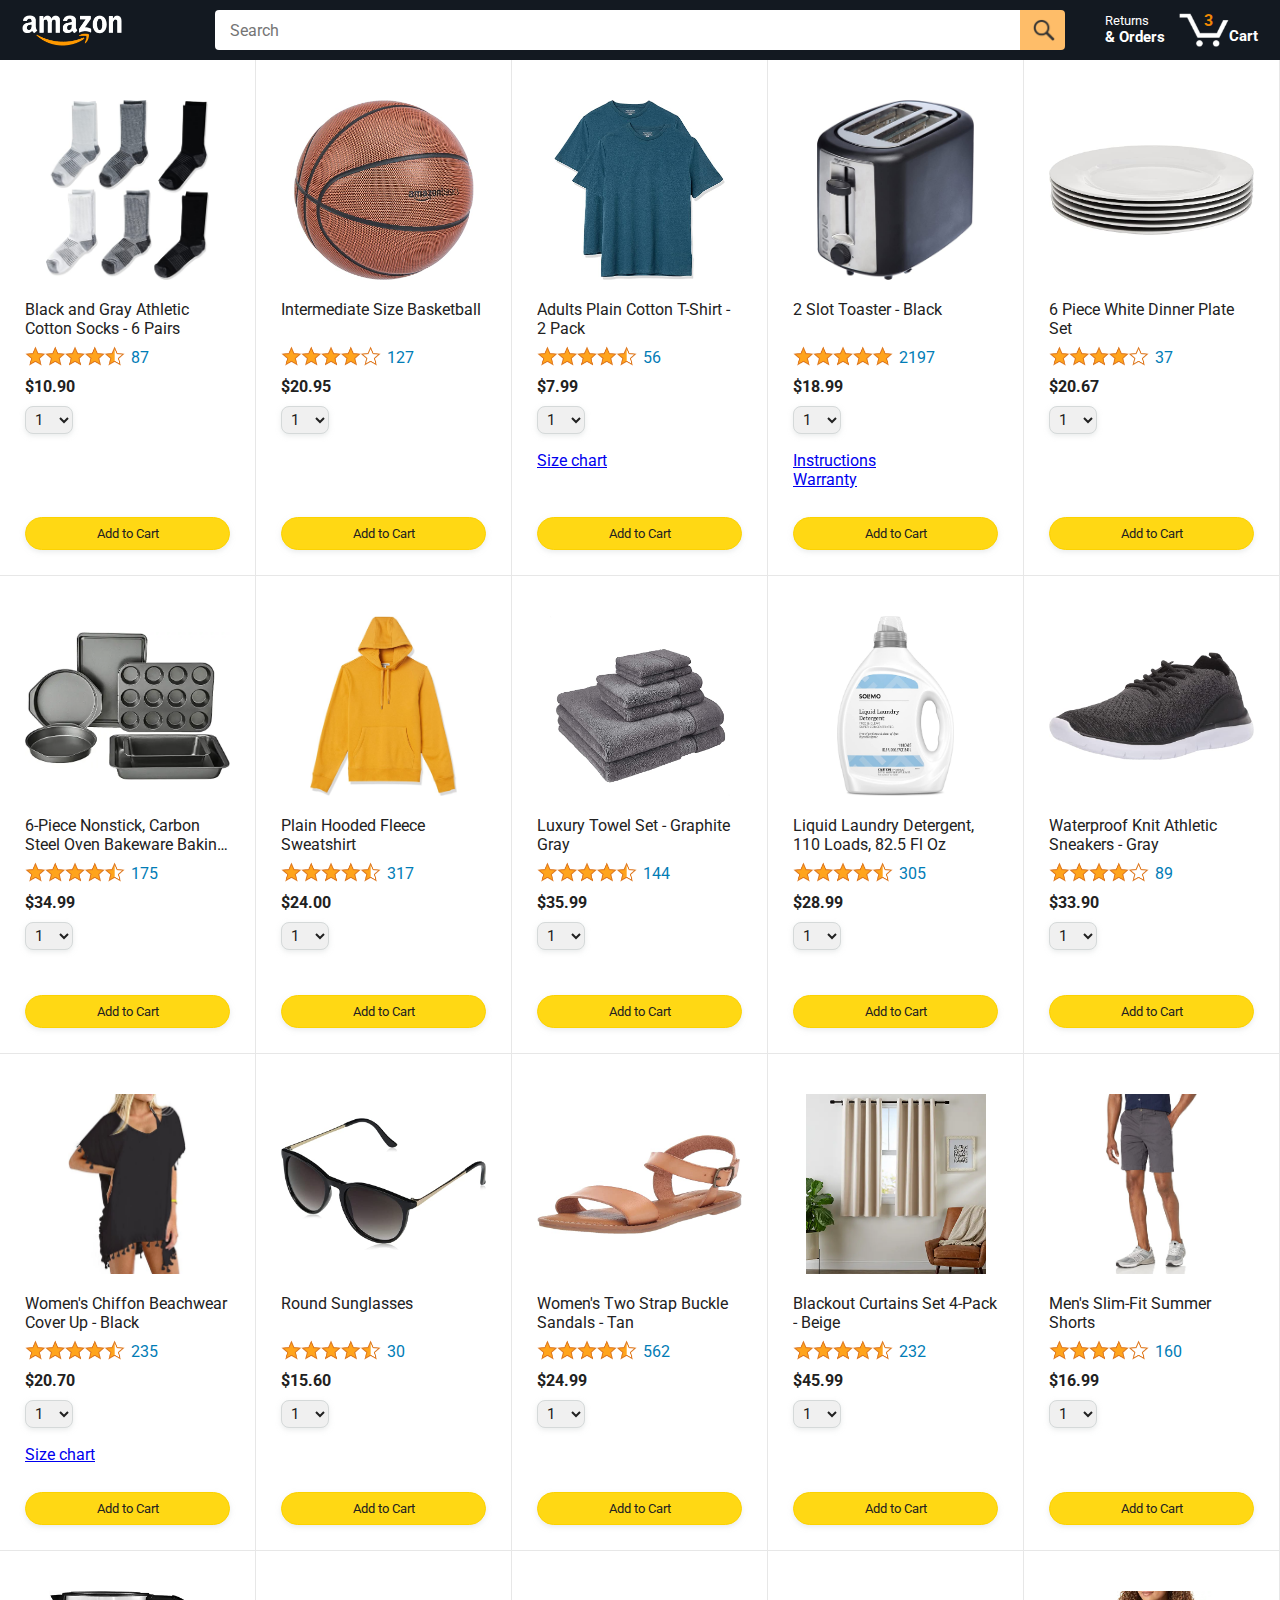
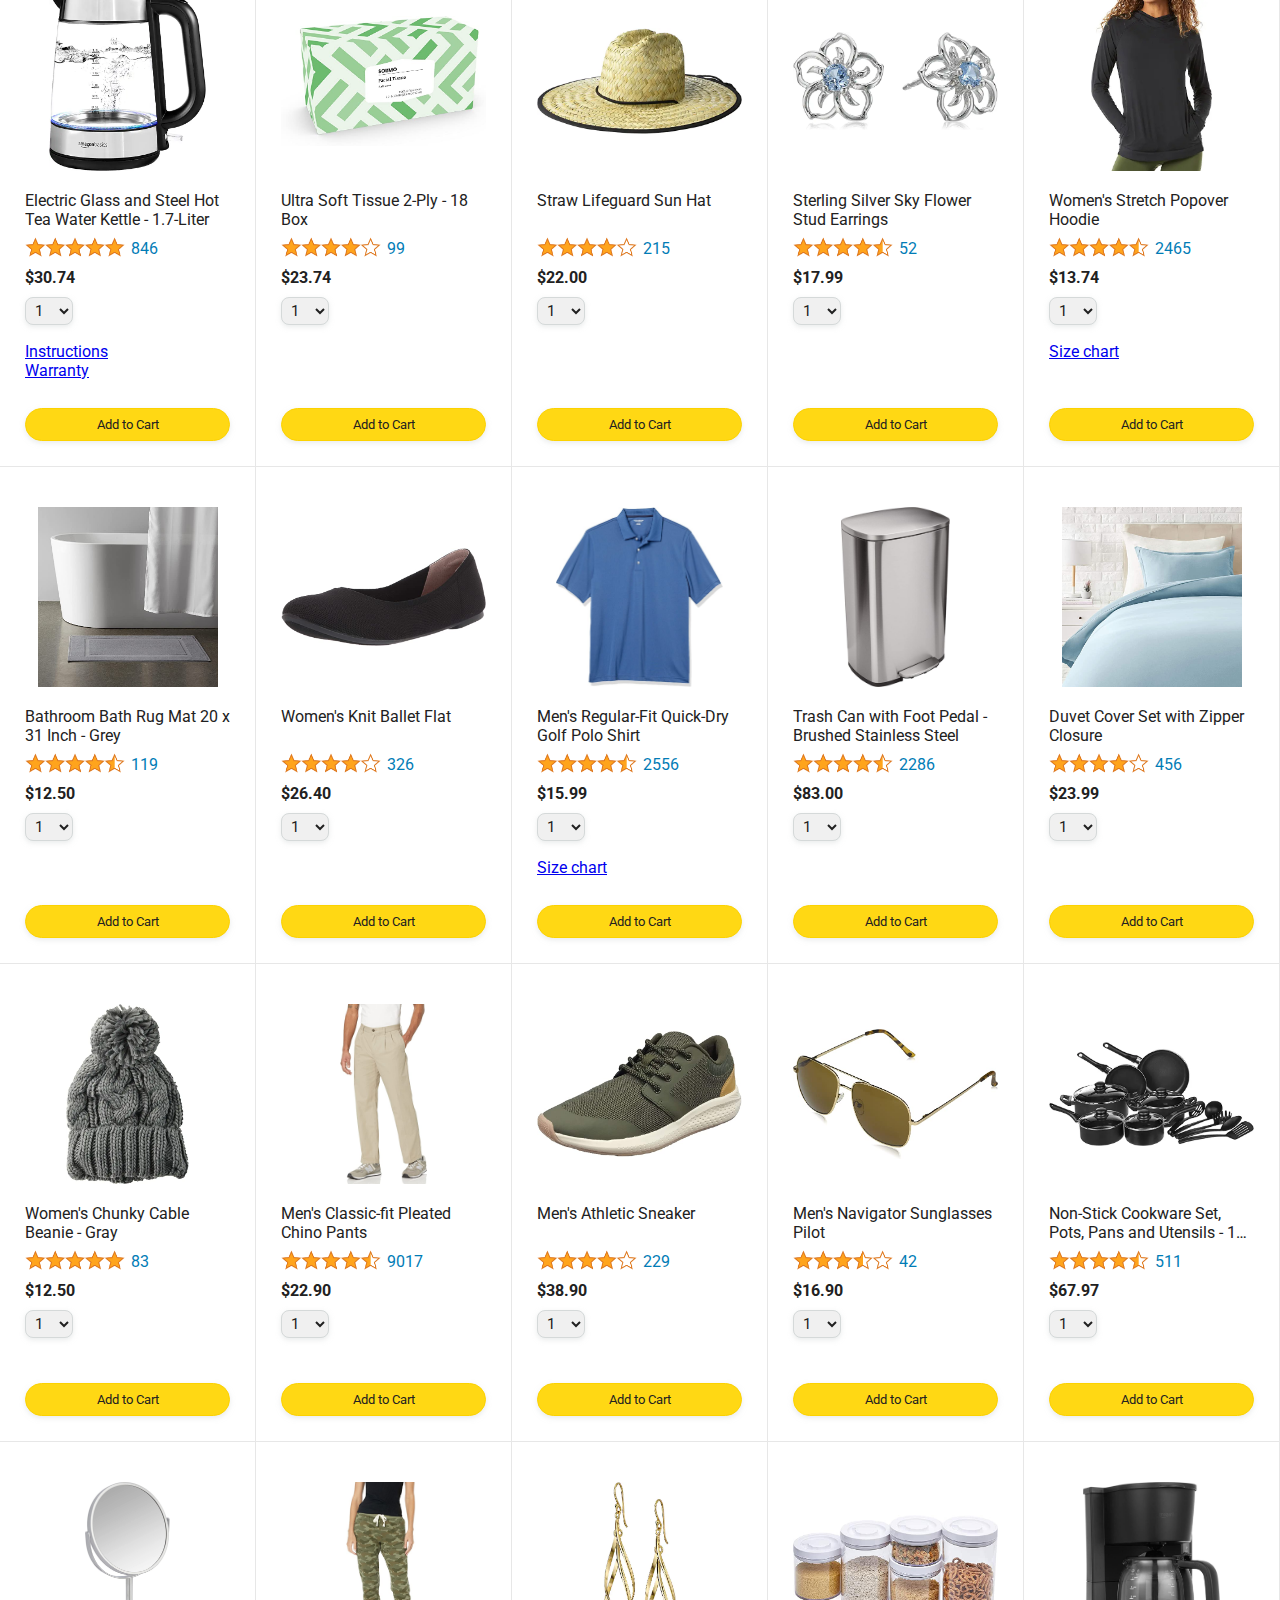
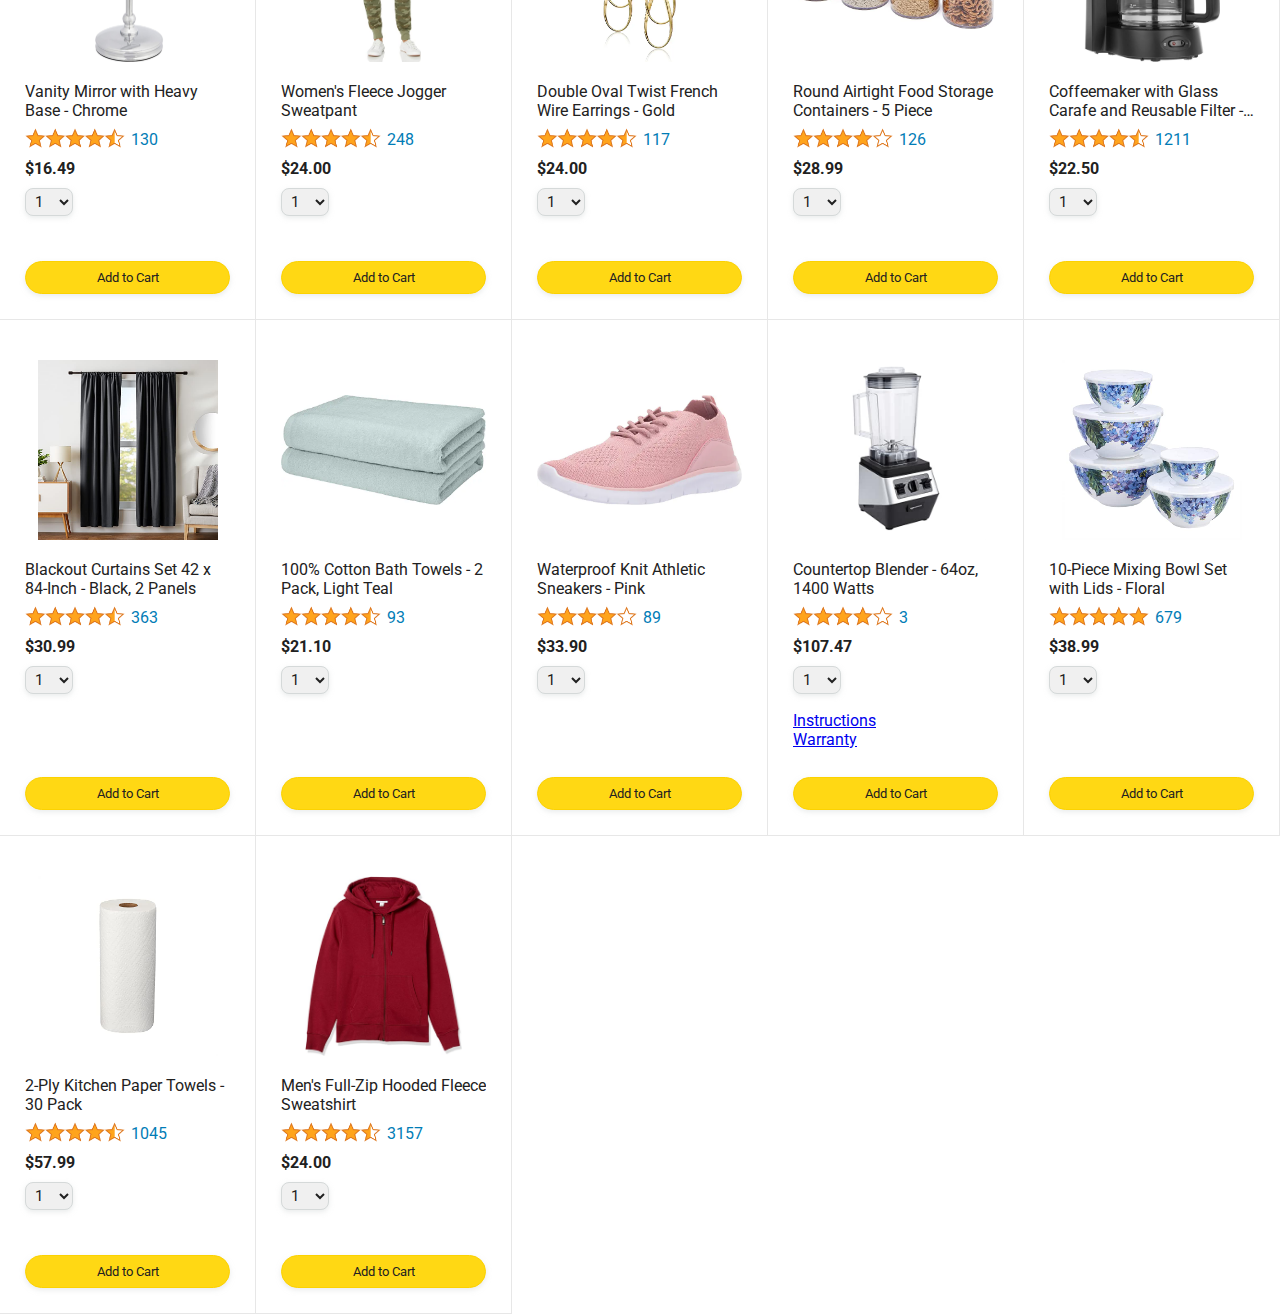
<file: index.html>
<!DOCTYPE html>
<html>
  <head>
    <title>Amazon Project</title>

    <!-- This code is needed for responsive design to work.
      (Responsive design = make the website look good on
      smaller screen sizes like a phone or a tablet). -->
    <meta name="viewport" content="width=device-width, initial-scale=1">

    <!-- Load a font called Roboto from Google Fonts. -->
    <link rel="preconnect" href="https://fonts.googleapis.com">
    <link rel="preconnect" href="https://fonts.gstatic.com" crossorigin>
    <link href="https://fonts.googleapis.com/css2?family=Roboto:wght@400;500;700&display=swap" rel="stylesheet">

    <!-- Here are the CSS files for this page. -->
    <link rel="stylesheet" href="general.css">
    <link rel="stylesheet" href="amazon-header.css">
    <link rel="stylesheet" href="amazon.css">
  </head>
  <body>
    <div class="amazon-header">
      <div class="amazon-header-left-section">
        <a href="index.html" class="header-link">
          <img class="amazon-logo"
            src="amazon-logo-white.png">
          <img class="amazon-mobile-logo"
            src="amazon-mobile-logo-white.png">
        </a>
      </div>

      <div class="amazon-header-middle-section">
        <input class="search-bar" type="text" placeholder="Search">

        <button class="search-button">
          <img class="search-icon" src="search-icon.png">
        </button>
      </div>

      <div class="amazon-header-right-section">
        <a class="orders-link header-link" href="orders.html">
          <span class="returns-text">Returns</span>
          <span class="orders-text">& Orders</span>
        </a>

        <a class="cart-link header-link" href="checkout.html">
          <img class="cart-icon" src="cart-icon.png">
          <div class="cart-quantity"></div>
          <div class="cart-text">Cart</div>
        </a>
      </div>
    </div>
    
    <div class="main">
      <div class="products-grid">
        
      </div>
    </div>
    
    <script type="module" src="amazon.js"></script>
  </body>
</html>
</file>
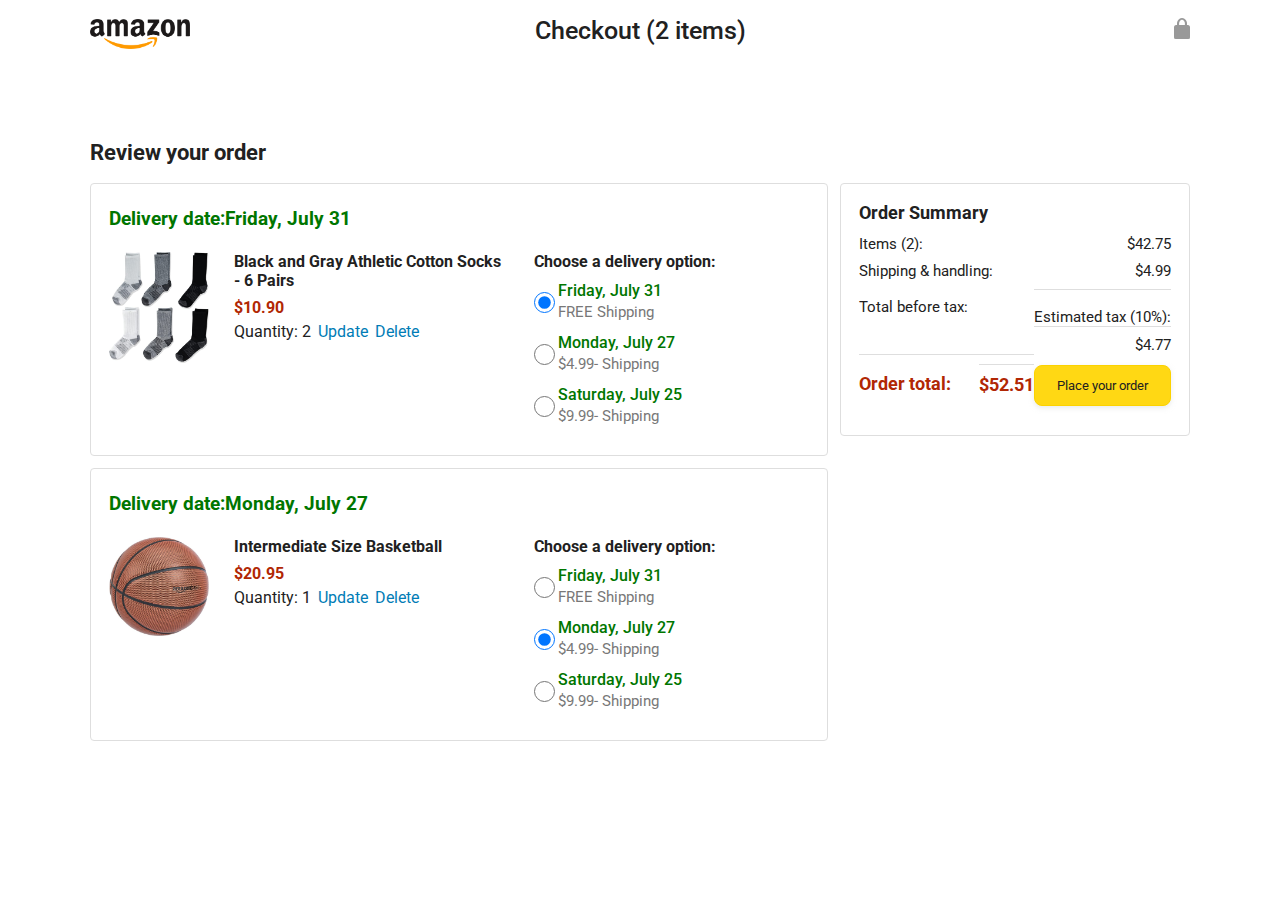
<file: checkout.html>
<!DOCTYPE html>
<html>
  <head>
    <title>Checkout</title>

    <!-- This code is needed for responsive design to work.
      (Responsive design = make the website look good on
      smaller screen sizes like a phone or a tablet). -->
    <meta name="viewport" content="width=device-width, initial-scale=1">

    <!-- Load a font called Roboto from Google Fonts. -->
    <link rel="preconnect" href="https://fonts.googleapis.com">
    <link rel="preconnect" href="https://fonts.gstatic.com" crossorigin>
    <link href="https://fonts.googleapis.com/css2?family=Roboto:wght@400;500;700&display=swap" rel="stylesheet">

    <!-- Here are the CSS files for this page. -->
    <link rel="stylesheet" href="general.css">
    <link rel="stylesheet" href="checkout-header.css">
    <link rel="stylesheet" href="checkout.css">
  </head>
  <body>
    <div class="checkout-header">
      <div class="header-content">
        <div class="checkout-header-left-section">
          <a href="index.html">
            <img class="amazon-logo" src="amazon-logo.png">
            <img class="amazon-mobile-logo" src="amazon-mobile-logo.png">
          </a>
        </div>

        <div class="checkout-header-middle-section">
          Checkout (<a class="return-to-home-link"
            href="amazon.html"></a>)
        </div>

        <div class="checkout-header-right-section">
          <img src="checkout-lock-icon.png">
        </div>
      </div>
    </div>

    <div class="main">
      <div class="page-title">Review your order</div>

      <div class="checkout-grid">
        <div class="order-summary js-order-summary">
        </div>

        <div class="payment-summary">
        </div>
      </div>
    </div>
    
  <script type="module" src="checkout.js"></script>
 
  </body>
</html>
</file>
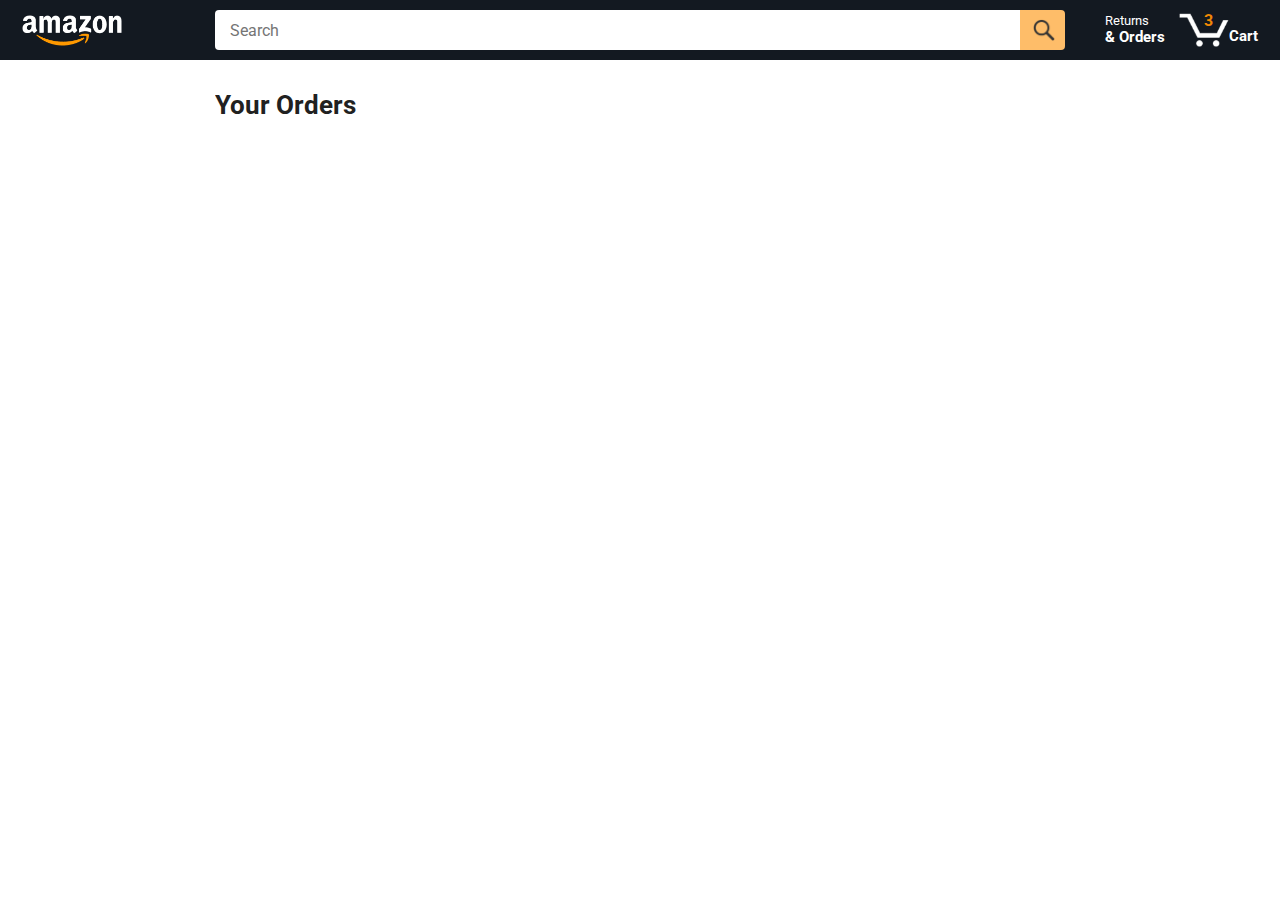
<file: orders.html>
<!DOCTYPE html>
<html>
  <head>
    <title>Orders</title>

    <!-- This code is needed for responsive design to work.
      (Responsive design = make the website look good on
      smaller screen sizes like a phone or a tablet). -->
    <meta name="viewport" content="width=device-width, initial-scale=1">

    <!-- Load a font called Roboto from Google Fonts. -->
    <link rel="preconnect" href="https://fonts.googleapis.com">
    <link rel="preconnect" href="https://fonts.gstatic.com" crossorigin>
    <link href="https://fonts.googleapis.com/css2?family=Roboto:wght@400;500;700&display=swap" rel="stylesheet">

    <!-- Here are the CSS files for this page. -->
    <link rel="stylesheet" href="general.css">
    <link rel="stylesheet" href="amazon-header.css">
    <link rel="stylesheet" href="orders.css">
  </head>
  <body>
    <div class="amazon-header">
      <div class="amazon-header-left-section">
        <a href="index.html" class="header-link">
          <img class="amazon-logo"
            src="amazon-logo-white.png">
          <img class="amazon-mobile-logo"
            src="amazon-mobile-logo-white.png">
        </a>
      </div>

      <div class="amazon-header-middle-section">
        <input class="search-bar" type="text" placeholder="Search">

        <button class="search-button">
          <a class="ahref" href="index.html?mySearch='my-search'"><img class="search-icon" src="search-icon.png"></a>
        </button>
      </div>

      <div class="amazon-header-right-section">
        <a class="orders-link header-link" href="orders.html">
          <span class="returns-text">Returns</span>
          <span class="orders-text">& Orders</span>
        </a>

        <a class="cart-link header-link" href="checkout.html">
          <img class="cart-icon" src="cart-icon.png">
          <div class="cart-quantity"></div>
          <div class="cart-text">Cart</div>
        </a>
      </div>
    </div>

 <div class="main">
   <div class="page-title">Your Orders
   </div>

   <div class="orders-grid">

   </div>
 </div>
    
    <script type="module" src="orders.js"></script>
  </body>
</html>
</file>
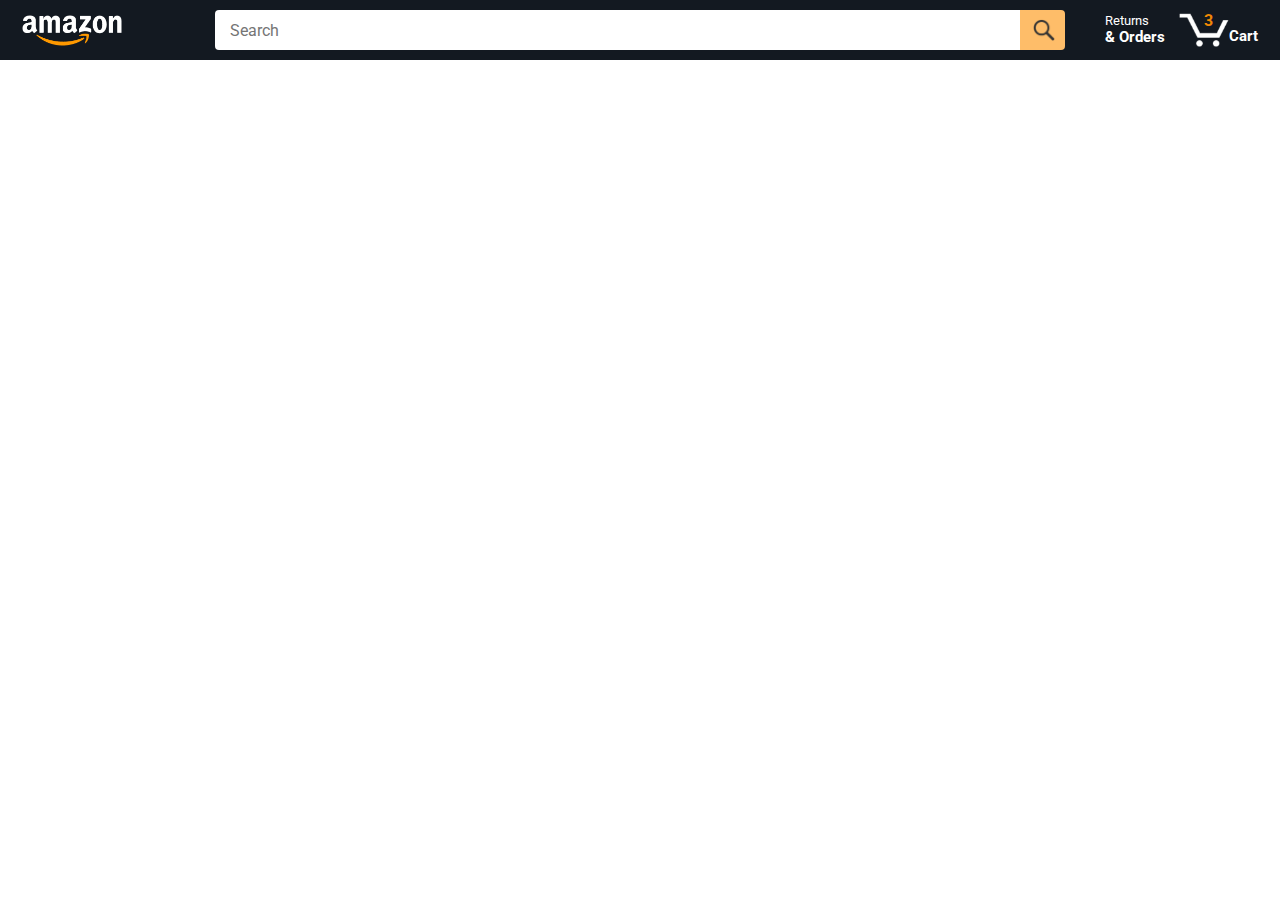
<file: tracking.html>
<!DOCTYPE html>
<html>
  <head>
    <title>Tracking</title>

    <!-- This code is needed for responsive design to work.
      (Responsive design = make the website look good on
      smaller screen sizes like a phone or a tablet). -->
    <meta name="viewport" content="width=device-width, initial-scale=1">

    <!-- Load a font called Roboto from Google Fonts. -->
    <link rel="preconnect" href="https://fonts.googleapis.com">
    <link rel="preconnect" href="https://fonts.gstatic.com" crossorigin>
    <link href="https://fonts.googleapis.com/css2?family=Roboto:wght@400;500;700&display=swap" rel="stylesheet">

    <!-- Here are the CSS files for this page. -->
    <link rel="stylesheet" href="general.css">
    <link rel="stylesheet" href="amazon-header.css">
    <link rel="stylesheet" href="tracking.css">
  </head>
  <body>
    <div class="amazon-header">
      <div class="amazon-header-left-section">
        <a href="index.html" class="header-link">
          <img class="amazon-logo"
            src="amazon-logo-white.png">
          <img class="amazon-mobile-logo"
            src="amazon-mobile-logo-white.png">
        </a>
      </div>

      <div class="amazon-header-middle-section">
        <input class="search-bar" type="text" placeholder="Search">

        <button class="search-button">
          <a  class="ahref" href="index.html?mySearch='mySearch'"><img class="search-icon" src="search-icon.png"></a>
        </button>
      </div>

      <div class="amazon-header-right-section">
        <a class="orders-link header-link" href="orders.html">
          <span class="returns-text">Returns</span>
          <span class="orders-text">& Orders</span>
        </a>

        <a class="cart-link header-link" href="checkout.html">
          <img class="cart-icon" src="cart-icon.png">
          <div class="cart-quantity"></div>
          <div class="cart-text">Cart</div>
        </a>
      </div>
    </div>

    <div class="main">
      <div class="order-tracking">
      </div>
    </div>
    
    <script type="module"src="tracking.js"></script>
  </body>
</html>
</file>
<file: general.css>
body {
  font-family: Roboto, Arial;
  color: rgb(33, 33, 33);
  /* The <body> element has a default margin of 8px
     on all sides. This removes the default margins. */
  margin: 0;
}

/* <p> elements have a default margin on the top
   and bottom. This removes the default margins. */
p {
  margin: 0;
}

button {
  cursor: pointer;
}

select {
  cursor: pointer;
}

input, select, button {
  font-family: Roboto, Arial;
}

.button-primary {
  color: rgb(33, 33, 33);
  background-color: rgb(255, 216, 20);
  border: 1px solid rgb(252, 210, 0);
  border-radius: 8px;
  cursor: pointer;
  box-shadow: 0 2px 5px rgba(213, 217, 217, 0.5);
}

.button-primary:hover {
  background-color: rgb(247, 202, 0);
  border: 1px solid rgb(242, 194, 0);
}

.button-primary:active {
  background: rgb(255, 216, 20);
  border-color: rgb(252, 210, 0);
  box-shadow: none;
}

.button-secondary {
  color: rgb(33, 33, 33);
  background: white;
  border: 1px solid rgb(213, 217, 217);
  border-radius: 8px;
  cursor: pointer;
  box-shadow: 0 2px 5px rgba(213, 217, 217, 0.5);
}

.button-secondary:hover {
  background-color: rgb(247, 250, 250);
}

.button-secondary:active {
  background-color: rgb(237, 253, 255);
  box-shadow: none;
}

/* These styles will limit text to 2 lines. Anything
   beyond 2 lines will be replaced with "..."
   You can find this code by using an A.I. tool or by
   searching in Google.
   https://css-tricks.com/almanac/properties/l/line-clamp/ */
.limit-text-to-2-lines {
  display: -webkit-box;
  -webkit-line-clamp: 2;
  -webkit-box-orient: vertical;
  overflow: hidden;
}

.link-primary {
  color: rgb(1, 124, 182);
  cursor: pointer;
}

.link-primary:hover {
  color: rgb(196, 80, 0);
}

/* Styles for dropdown selectors. */
select {
  color: rgb(33, 33, 33);
  background-color: rgb(240, 240, 240);
  border: 1px solid rgb(213, 217, 217);
  border-radius: 8px;
  padding: 3px 5px;
  font-size: 15px;
  cursor: pointer;
  box-shadow: 0 2px 5px rgba(213, 217, 217, 0.5);
}

select:focus,
input:focus {
  outline: 2px solid rgb(255, 153, 0);
}
</file>
<file: amazon-header.css>
.amazon-header {
  background-color: rgb(19, 25, 33);
  color: white;
  padding-left: 15px;
  padding-right: 15px;

  display: flex;
  align-items: center;
  justify-content: space-between;

  position: fixed;
  top: 0;
  left: 0;
  right: 0;
  height: 60px;
}

.amazon-header-left-section {
  width: 180px;
}

@media (max-width: 800px) {
  .amazon-header-left-section {
    width: unset;
  }
}

.header-link {
  display: inline-block;
  padding: 6px;
  border-radius: 2px;
  cursor: pointer;
  text-decoration: none;
  border: 1px solid rgba(0, 0, 0, 0);
}

.header-link:hover {
  border: 1px solid white;
}

.amazon-logo {
  width: 100px;
  margin-top: 5px;
}

.amazon-mobile-logo {
  display: none;
}

@media (max-width: 575px) {
  .amazon-logo {
    display: none;
  }

  .amazon-mobile-logo {
    display: block;
    height: 35px;
    margin-top: 5px;
  }
}

.amazon-header-middle-section {
  flex: 1;
  max-width: 850px;
  margin-left: 10px;
  margin-right: 10px;
  display: flex;
}

.search-bar {
  flex: 1;
  width: 0;
  font-size: 16px;
  height: 38px;
  padding-left: 15px;
  border: none;
  border-top-left-radius: 4px;
  border-bottom-left-radius: 4px;
  border-top-right-radius: 0;
  border-bottom-right-radius: 0;
}

.search-button {
  background-color: rgb(254, 189, 105);
  border: none;
  width: 45px;
  height: 40px;
  border-top-right-radius: 4px;
  border-bottom-right-radius: 4px;
  flex-shrink: 0;
}

.search-icon {
  height: 22px;
  margin-left: 2px;
  margin-top: 3px;
}

.amazon-header-right-section {
  width: 180px;
  flex-shrink: 0;
  display: flex;
  justify-content: end;
}

.orders-link {
  color: white;
}

.returns-text {
  display: block;
  font-size: 13px;
}

.orders-text {
  display: block;
  font-size: 15px;
  font-weight: 700;
}

.cart-link {
  color: white;
  display: flex;
  align-items: center;
  position: relative;
}

.cart-icon {
  width: 50px;
}

.cart-text {
  margin-top: 12px;
  font-size: 15px;
  font-weight: 700;
}

.cart-quantity {
  color: rgb(240, 136, 4);
  font-size: 16px;
  font-weight: 700;

  position: absolute;
  top: 4px;
  left: 22px;
  
  width: 26px;
  text-align: center;
}
</file>
<file: amazon.css>
.main {
  margin-top: 60px;
}

.products-grid {
  display: grid;

  /* - In CSS Grid, 1fr means a column will take up the
       remaining space in the grid.
     - If we write 1fr 1fr ... 1fr; 8 times, this will
       divide the grid into 8 columns, each taking up an
       equal amount of the space.
     - repeat(8, 1fr); is a shortcut for repeating "1fr"
       8 times (instead of typing out "1fr" 8 times).
       repeat(...) is a special property that works with
       display: grid; */
  grid-template-columns: repeat(8, 1fr);
}

/* @media is used to create responsive design (making the
   website look good on any screen size). This @media
   means when the screen width is 2000px or less, we
   will divide the grid into 7 columns instead of 8. */
@media (max-width: 2000px) {
  .products-grid {
    grid-template-columns: repeat(7, 1fr);
  }
}

/* This @media means when the screen width is 1600px or
   less, we will divide the grid into 6 columns. */
@media (max-width: 1600px) {
  .products-grid {
    grid-template-columns: repeat(6, 1fr);
  }
}

@media (max-width: 1300px) {
  .products-grid {
    grid-template-columns: repeat(5, 1fr);
  }
}

@media (max-width: 1000px) {
  .products-grid {
    grid-template-columns: repeat(4, 1fr);
  }
}

@media (max-width: 800px) {
  .products-grid {
    grid-template-columns: repeat(3, 1fr);
  }
}

@media (max-width: 575px) {
  .products-grid {
    grid-template-columns: repeat(2, 1fr);
  }
}

@media (max-width: 450px) {
  .products-grid {
    grid-template-columns: 1fr;
  }
}

.product-container {
  padding-top: 40px;
  padding-bottom: 25px;
  padding-left: 25px;
  padding-right: 25px;

  border-right: 1px solid rgb(231, 231, 231);
  border-bottom: 1px solid rgb(231, 231, 231);

  display: flex;
  flex-direction: column;
}

.product-image-container {
  display: flex;
  justify-content: center;
  align-items: center;

  height: 180px;
  margin-bottom: 20px;
}

.product-image {
  /* Images will overflow their container by default. To
    prevent this, we set max-width and max-height to 100%
    so they stay inside their container. */
  max-width: 100%;
  max-height: 100%;
}

.product-name {
  height: 40px;
  margin-bottom: 5px;
}

.product-rating-container {
  display: flex;
  align-items: center;
  margin-bottom: 10px;
}

.product-rating-stars {
  width: 100px;
  margin-right: 6px;
}

.product-rating-count {
  color: rgb(1, 124, 182);
  cursor: pointer;
  margin-top: 3px;
}

.product-price {
  font-weight: 700;
  margin-bottom: 10px;
}

.product-quantity-container {
  margin-bottom: 17px;
}

.product-spacer {
  flex: 1;
}

.added-to-cart {
  color: rgb(6, 125, 98);
  font-size: 16px;

  display: flex;
  align-items: center;
  margin-bottom: 8px;

  /* At first, the "Added to cart" message will
     be invisible. Use JavaScript to change the
     opacity and make it visible. */
  opacity: 0;
}

.added-to-cart img {
  height: 20px;
  margin-right: 5px;
}

.add-to-cart-button {
  width: 100%;
  padding: 8px;
  border-radius: 50px;
}
.is-added{
  opacity:1
}
</file>
<file: checkout-header.css>
.checkout-header {
  height: 60px;
  padding-left: 30px;
  padding-right: 30px;
  background-color: white;

  display: flex;
  justify-content: center;

  position: fixed;
  top: 0;
  left: 0;
  right: 0;
  z-index: 1000;
}

.header-content {
  width: 100%;
  max-width: 1100px;

  display: flex;
  align-items: center;
}

.checkout-header-left-section {
  width: 150px;
}

.amazon-logo {
  width: 100px;
  margin-top: 12px;
}

.amazon-mobile-logo {
  display: none;
}

/* @media is used to create responsive design (making the
   website look good on any screen size). This @media
   means when the screen width is 575px or less, different
   styles (inside the {...}) will be applied. */
@media (max-width: 575px) {
  .checkout-header-left-section {
    width: auto;
  }

  .amazon-logo {
    display: none;
  }

  .amazon-mobile-logo {
    display: inline-block;
    height: 35px;
    margin-top: 5px;
  }
}

.checkout-header-middle-section {
  flex: 1;
  flex-shrink: 0;
  text-align: center;

  font-size: 25px;
  font-weight: 500;

  display: flex;
  justify-content: center;
}

.return-to-home-link {
  color: rgb(0, 113, 133);
  font-size: 23px;
  text-decoration: none;
  cursor: pointer;
}

@media (max-width: 1000px) {
  .checkout-header-middle-section {
    font-size: 20px;
    margin-right: 60px;
  }

  .return-to-home-link {
    font-size: 18px;
  }
}

@media (max-width: 575px) {
  .checkout-header-middle-section {
    margin-right: 5px;
  }
}

.checkout-header-right-section {
  text-align: right;
  width: 150px;
}

@media (max-width: 1000px) {
  .checkout-header-right-section {
    width: auto;
  }
}
</file>
<file: checkout.css>
.main {
  max-width: 1100px;
  padding-left: 30px;
  padding-right: 30px;

  margin-top: 140px;
  margin-bottom: 100px;

  /* margin-left: auto;
     margin-right auto;
     Is a trick for centering an element horizontally
     without needing a container. */
  margin-left: auto;
  margin-right: auto;
}

.page-title {
  font-weight: 700;
  font-size: 22px;
  margin-bottom: 18px;
}

.checkout-grid {
  display: grid;
  /* Here, 1fr means the first column will take
     up the remaining space in the grid. */
  grid-template-columns: 1fr 350px;
  column-gap: 12px;

  /* Use align-items: start; to prevent the elements
     in the grid from stretching vertically. */
  align-items: start;
}

@media (max-width: 1000px) {
  .main {
    max-width: 500px;
  }

  .checkout-grid {
    grid-template-columns: 1fr;
  }
}

.cart-item-container,
.payment-summary {
  border: 1px solid rgb(222, 222, 222);
  border-radius: 4px;
  padding: 18px;
}

.cart-item-container {
  margin-bottom: 12px;
}

.payment-summary {
  padding-bottom: 5px;
}

@media (max-width: 1000px) {
  .payment-summary {
    /* grid-row: 1 means this element will be placed into row
      1 in the grid. (Normally, the row that an element is
      placed in is determined by the order of the elements in
      the HTML. grid-row overrides this default ordering). */
    grid-row: 1;
    margin-bottom: 12px;
  }
}

.delivery-date {
  color: rgb(0, 118, 0);
  font-weight: 700;
  font-size: 19px;
  margin-top: 5px;
  margin-bottom: 22px;
}

.cart-item-details-grid {
  display: grid;
  /* 100px 1fr 1fr; means the 2nd and 3rd column will
     take up half the remaining space in the grid
     (they will divide up the remaining space evenly). */
  grid-template-columns: 100px 1fr 1fr;
  column-gap: 25px;
}

@media (max-width: 1000px) {
  .cart-item-details-grid {
    grid-template-columns: 100px 1fr;
    row-gap: 30px;
  }
}

.product-image {
  max-width: 100%;
  max-height: 120px;

  /* margin-left: auto;
     margin-right auto;
     Is a trick for centering an element horizontally
     without needing a container. */
  margin-left: auto;
  margin-right: auto;
}

.product-name {
  font-weight: 700;
  margin-bottom: 8px;
}

.product-price {
  color: rgb(177, 39, 4);
  font-weight: 700;
  margin-bottom: 5px;
}

.product-quantity .link-primary {
  margin-left: 3px;
}

@media (max-width: 1000px) {
  .delivery-options {
    /* grid-column: 1 means this element will be placed
       in column 1 in the grid. (Normally, the column that
       an element is placed in is determined by the order
       of the elements in the HTML. grid-column overrides
       this default ordering).
       
       / span 2 means this element will take up 2 columns
       in the grid (Normally, each element takes up 1
       column in the grid). */
    grid-column: 1 / span 2;
  }
}

.delivery-options-title {
  font-weight: 700;
  margin-bottom: 10px;
}

.delivery-option {
  display: grid;
  grid-template-columns: 24px 1fr;
  margin-bottom: 12px;
  cursor: pointer;
}

.delivery-option-input {
  margin-left: 0px;
  cursor: pointer;
}

.delivery-option-date {
  color: rgb(0, 118, 0);
  font-weight: 500;
  margin-bottom: 3px;
}

.delivery-option-price {
  color: rgb(120, 120, 120);
  font-size: 15px;
}

.payment-summary-title {
  font-weight: 700;
  font-size: 18px;
  margin-bottom: 12px;
}

.payment-summary-row {
  display: grid;
  /* 1fr auto; means the width of the 2nd column will be
     determined by the elements inside the column (auto).
     The 1st column will take up the remaining space. */
  grid-template-columns: 1fr auto;

  font-size: 15px;
  margin-bottom: 9px;
}

.payment-summary-money {
  text-align: right;
}

.subtotal-row .payment-summary-money {
  border-top: 1px solid rgb(222, 222, 222);
}

.subtotal-row div {
  padding-top: 9px;
}

.total-row {
  color: rgb(177, 39, 4);
  font-weight: 700;
  font-size: 18px;

  border-top: 1px solid rgb(222, 222, 222);
  padding-top: 18px;
}

.place-order-button {
  width: 100%;
  padding-top: 12px;
  padding-bottom: 12px;
  border-radius: 8px;

  margin-top: 11px;
  margin-bottom: 15px;
}
.quantity-input{
  width:30px
}
.quantity-input, .save-quantity-link{
  display:none;
}

.is-editing-quantity .quantity-input{
  display: initial;
}

.is-editing-quantity .save-quantity-link{
  display:initial;
}

.is-editing-quantity .is-update{
  display:none;
}
</file>
<file: orders.css>
.main {
  max-width: 850px;
  margin-top: 90px;
  margin-bottom: 100px;
  padding-left: 20px;
  padding-right: 20px;

  /* margin-left: auto;
     margin-right auto;
     Is a trick for centering an element horizontally
     without needing a container. */
  margin-left: auto;
  margin-right: auto;
}

.page-title {
  font-weight: 700;
  font-size: 26px;
  margin-bottom: 25px;
}

.orders-grid {
  display: grid;
  grid-template-columns: 1fr;
  row-gap: 50px;
}

.order-header {
  background-color: rgb(240, 242, 242);
  border: 1px solid rgb(213, 217, 217);

  display: flex;
  align-items: center;
  justify-content: space-between;

  padding: 20px 25px;
  border-top-left-radius: 8px;
  border-top-right-radius: 8px;
}

.order-header-left-section {
  display: flex;
  flex-shrink: 0;
}

.order-header-label {
  font-weight: 500;
}

.order-date,
.order-total {
  margin-right: 45px;
}

.order-header-right-section {
  flex-shrink: 1;
}

@media (max-width: 575px) {
  .order-header {
    flex-direction: column;
    align-items: start;
    line-height: 23px;
    padding: 15px;
  }

  .order-header-left-section {
    flex-direction: column;
  }

  .order-header-label {
    margin-right: 5px;
  }

  .order-date,
  .order-total {
    display: grid;
    grid-template-columns: auto 1fr;
    margin-right: 0;
  }

  .order-header-right-section {
    display: grid;
    grid-template-columns: auto 1fr;
  }
}

.order-details-grid {
  padding: 40px 25px;
  border: 1px solid rgb(213, 217, 217);
  border-top: none;
  border-bottom-left-radius: 8px;
  border-bottom-right-radius: 8px;

  display: grid;
  grid-template-columns: 110px 1fr 220px;
  column-gap: 35px;
  row-gap: 60px;
  align-items: center;
}

@media (max-width: 800px) {
  .order-details-grid {
    grid-template-columns: 110px 1fr;
    row-gap: 0;
    padding-bottom: 8px;
  }
}

@media (max-width: 450px) {
  .order-details-grid {
    grid-template-columns: 1fr;
  }
}

.product-image-container {
  text-align: center;
}

.product-image-container img {
  max-width: 110px;
  max-height: 110px;
}

.product-name {
  font-weight: 700;
  margin-bottom: 5px;
}

.product-delivery-date {
  margin-bottom: 3px;
}

.product-quantity {
  margin-bottom: 8px;
}

.buy-again-button {
  font-size: 15px;
  width: 140px;
  height: 36px;
  border-radius: 8px;

  display: flex;
  align-items: center;
  justify-content: center;
}

.buy-again-icon {
  width: 25px;
  margin-right: 15px;
}

.product-actions {
  align-self: start;
}

.track-package-button {
  width: 100%;
  font-size: 15px;
  padding: 8px;
}

@media (max-width: 800px) {
  .buy-again-button {
    margin-bottom: 10px;
  }

  .product-actions {
    /* grid-column: 2 means this element will be placed
       in column 2 in the grid. (Normally, the column that
       an element is placed in is determined by the order
       of the elements in the HTML. grid-column overrides
       this default ordering). */
    grid-column: 2;
    margin-bottom: 30px;
  }

  .track-package-button {
    width: 140px;
  }
}

@media (max-width: 450px) {
  .product-image-container {
    text-align: center;
    margin-bottom: 25px;
  }

  .product-image-container img {
    max-width: 150px;
    max-height: 150px;
  }

  .product-name {
    margin-bottom: 10px;
  }

  .product-quantity {
    margin-bottom: 15px;
  }

  .buy-again-button {
    width: 100%;
    margin-bottom: 15px;
  }

  .product-actions {
    /* grid-column: auto; undos grid-column: 2; from above.
       This element will now be placed in its normal column
       in the grid. */
    grid-column: auto;
    margin-bottom: 70px;
  }

  .track-package-button {
    width: 100%;
    padding: 12px;
  }
}
</file>
<file: tracking.css>
.main {
  max-width: 850px;
  margin-top: 90px;
  margin-bottom: 100px;
  padding-left: 30px;
  padding-right: 30px;

  /* margin-left: auto;
     margin-right auto;
     Is a trick for centering an element horizontally
     without needing a container. */
  margin-left: auto;
  margin-right: auto;
}

.back-to-orders-link {
  display: inline-block;
  margin-bottom: 30px;
}

.delivery-date {
  font-size: 25px;
  font-weight: 700;
  margin-bottom: 10px;
}

.product-info {
  margin-bottom: 3px;
}

.product-image {
  max-width: 150px;
  max-height: 150px;
  margin-top: 25px;
  margin-bottom: 50px;
}

.progress-labels-container {
  display: flex;
  justify-content: space-between;
  font-size: 20px;
  font-weight: 500;
  margin-bottom: 15px;
}

.current-status {
  color: rgb(6, 125, 98);
}

@media (max-width: 575px) {
  .progress-labels-container {
    font-size: 16px;
  }
}

@media (max-width: 450px) {
  .progress-labels-container {
    flex-direction: column;
    margin-bottom: 5px;
  }

  .progress-label {
    margin-bottom: 3px;
  }
}

.progress-bar-container {
  height: 25px;
  width: 100%;

  border: 1px solid rgb(200, 200, 200);
  border-radius: 50px;
  overflow: hidden;
}

.progress-bar {
  height: 100%;
  background-color: green;
  border-radius: 50px;
  width:50%;
}
</file>
